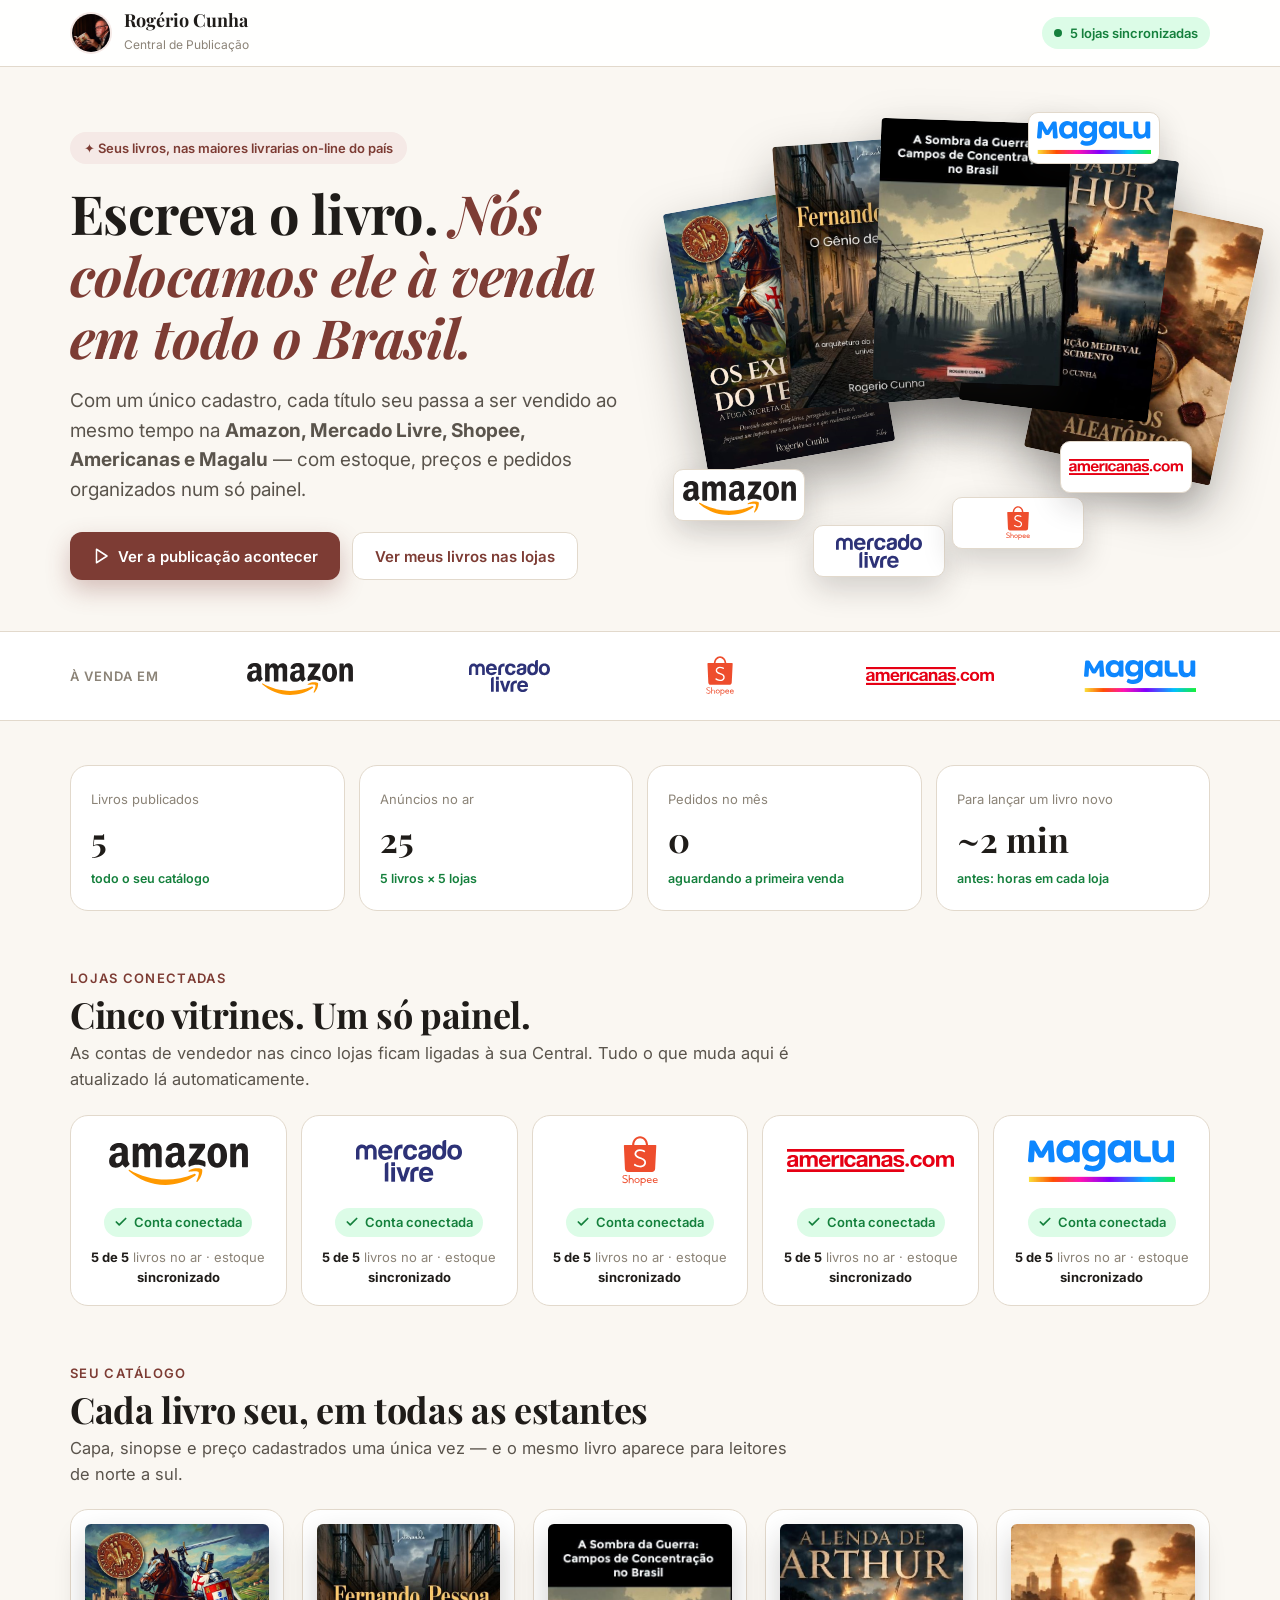
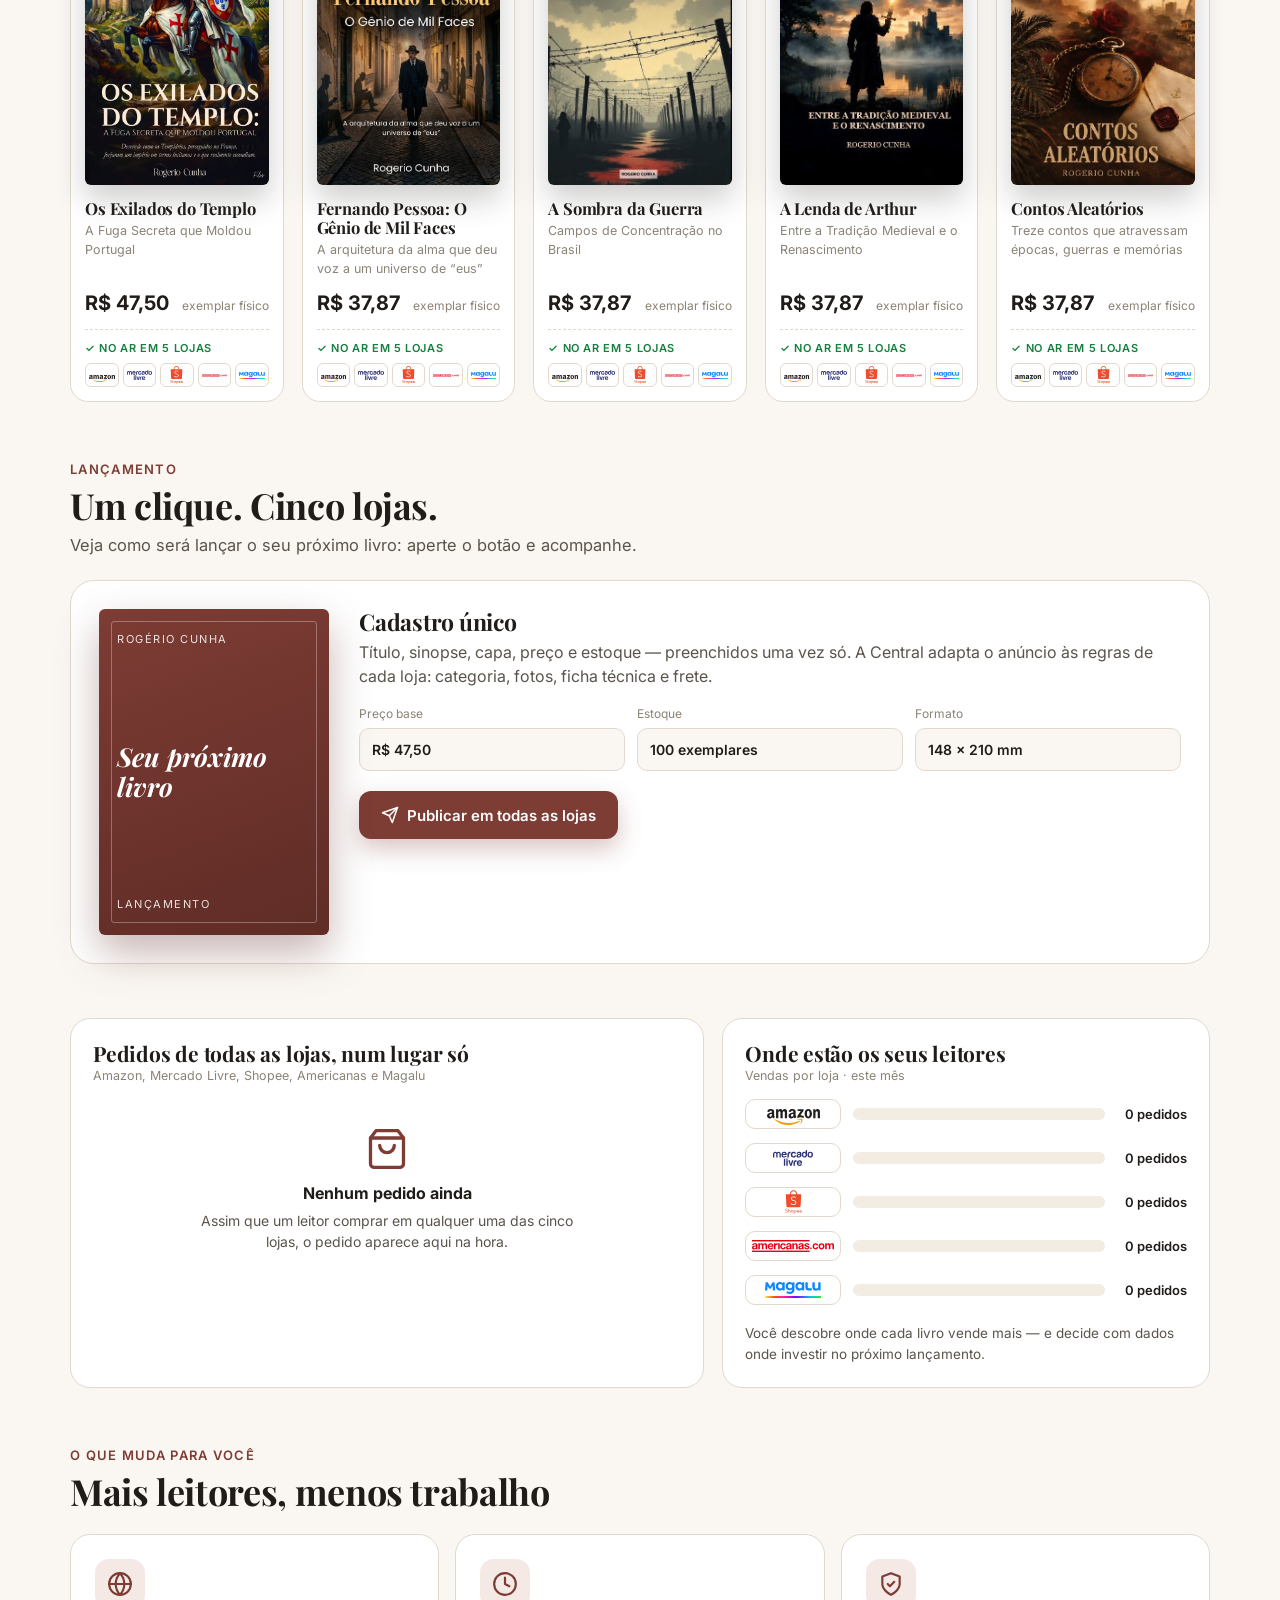
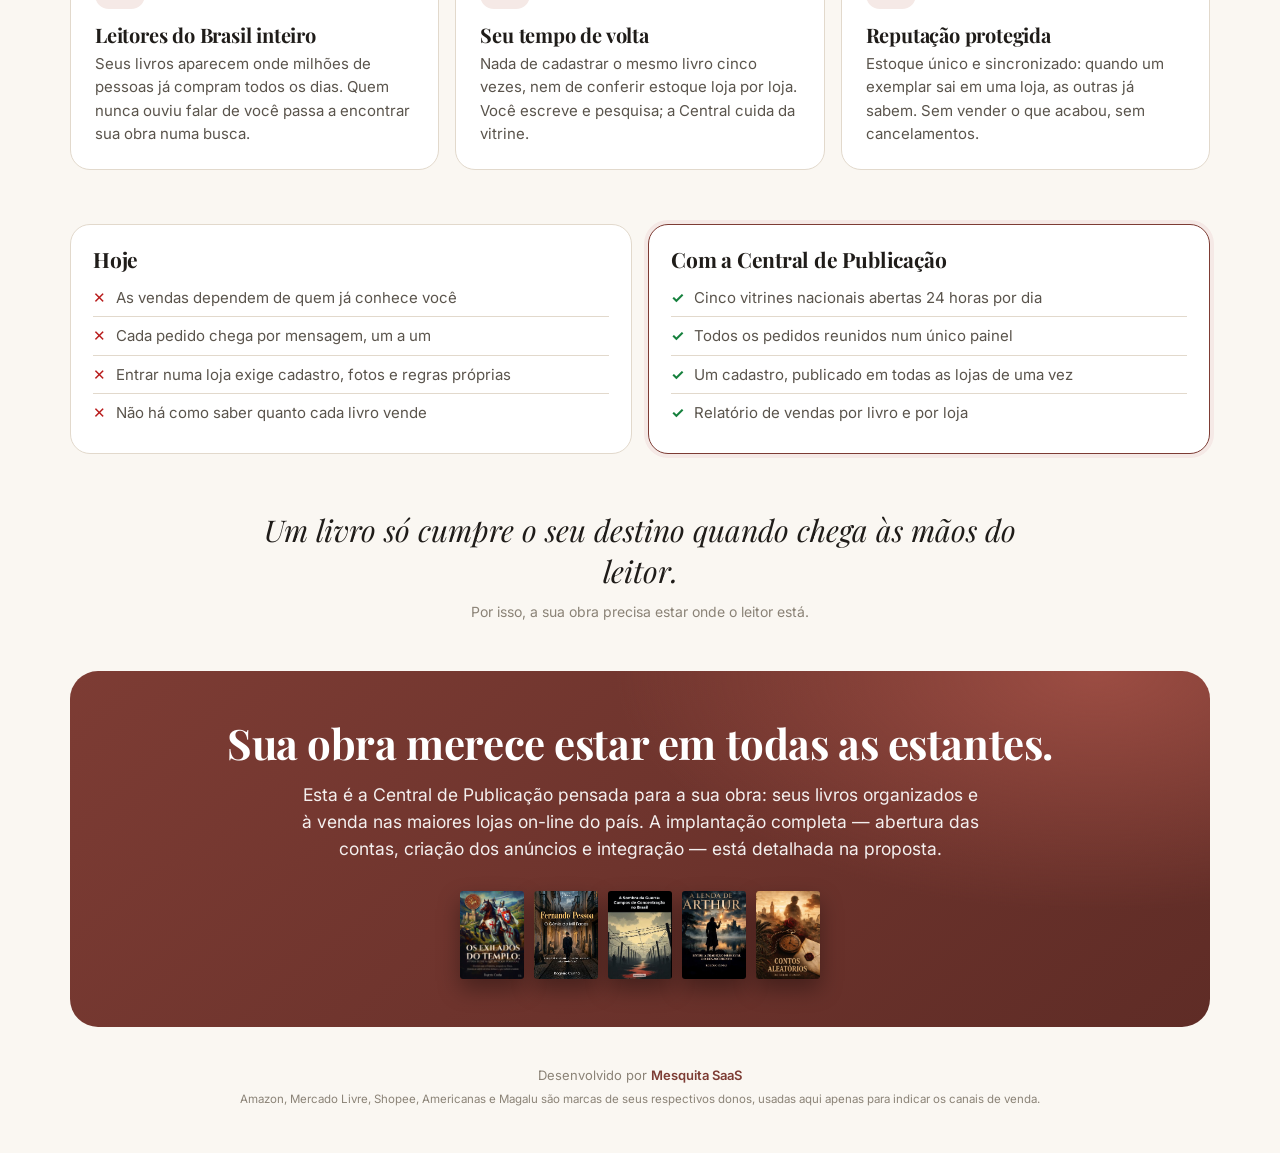
<file: sistema/index.html>
<!doctype html>
<html lang="pt-BR">
<head>
<meta charset="utf-8">
<meta name="viewport" content="width=device-width, initial-scale=1">
<meta name="robots" content="noindex, nofollow">
<meta property="og:title" content="Central de Publicação — Rogério Cunha">
<meta property="og:image" content="https://drrogeriocunha.com.br/sistema/img/capa-exilados-do-templo.jpg">
<meta property="og:description" content="Seus livros à venda na Amazon, Mercado Livre, Shopee, Americanas e Magalu com um único cadastro.">
<title>Central de Publicação — Rogério Cunha</title>
<link rel="preconnect" href="https://fonts.googleapis.com">
<link href="https://fonts.googleapis.com/css2?family=Playfair+Display:ital,wght@0,600;0,700;1,600&family=Inter:wght@400;500;600;700&display=swap" rel="stylesheet">
<style>
  :root {
    --papel: #faf7f2; --fundo: #f2ece2; --tinta: #1f1c19; --suave: #5a544c; --fraca: #8b8377;
    --realce: #7d3c34; --realce-escuro: #5f2c26; --realce-claro: #f5e9e6; --linha: #e2d9cc; --ouro: #c9a227;
    --ok: #15803d; --ok-claro: #dcfce7;
  }
  * { box-sizing: border-box; margin: 0; padding: 0; }
  html { scroll-behavior: smooth; }
  body { font-family: Inter, system-ui, sans-serif; background: var(--papel); color: var(--tinta); line-height: 1.55; }
  h1, h2, h3 { font-family: "Playfair Display", Georgia, serif; letter-spacing: -0.01em; line-height: 1.15; }
  img { display: block; max-width: 100%; }
  .wrap { max-width: 1180px; margin: 0 auto; padding: 0 20px; }
  .demo { background: var(--tinta); color: #f3ede4; font-size: 12.5px; text-align: center; padding: 7px 16px; }
  .demo b { color: #ffd9a8; }

  header.app { background: rgba(255,255,255,.92); backdrop-filter: blur(8px); border-bottom: 1px solid var(--linha); position: sticky; top: 0; z-index: 20; }
  header.app .wrap { display: flex; align-items: center; gap: 14px; height: 66px; }
  .autor { display: flex; align-items: center; gap: 12px; margin-right: auto; min-width: 0; }
  .autor img { width: 42px; height: 42px; border-radius: 50%; object-fit: cover; object-position: top; border: 2px solid var(--realce-claro); }
  .autor b { display: block; font-family: "Playfair Display", serif; font-size: 18px; line-height: 1.1; }
  .autor span { font-size: 12px; color: var(--fraca); }
  .sync { display: inline-flex; align-items: center; gap: 8px; font-size: 13px; color: var(--ok); background: var(--ok-claro); padding: 6px 12px; border-radius: 999px; font-weight: 600; white-space: nowrap; }
  .dot { width: 8px; height: 8px; border-radius: 50%; background: var(--ok); animation: pulse 2s infinite; }
  @keyframes pulse { 0% { box-shadow: 0 0 0 0 rgba(21,128,61,.5); } 70% { box-shadow: 0 0 0 8px rgba(21,128,61,0); } 100% { box-shadow: 0 0 0 0 rgba(21,128,61,0); } }
  .btn { display: inline-flex; align-items: center; justify-content: center; gap: 8px; border: 0; cursor: pointer; font: 600 15px Inter, sans-serif; border-radius: 12px; padding: 0 22px; height: 48px; text-decoration: none; transition: transform .15s, background .15s; }
  .btn:active { transform: scale(.98); }
  .btn-primary { background: var(--realce); color: #fff; box-shadow: 0 10px 24px rgba(125,60,52,.3); }
  .btn-primary:hover { background: var(--realce-escuro); }
  .btn-claro { background: #fff; color: var(--realce); border: 1px solid var(--linha); }
  .btn svg { width: 18px; height: 18px; }

  /* logotipos das lojas: caixas do mesmo tamanho */
  .logo { display: inline-block; position: relative; overflow: hidden; background: #fff; border-radius: 10px; --p: 6px; }
  .logo img { position: absolute; inset: var(--p); width: calc(100% - 2 * var(--p)); height: calc(100% - 2 * var(--p)); object-fit: contain; }
  .logo.amazon img { top: calc(var(--p) + 3px); }
  .minis .logo { --p: 3px; }
  .logo.shopee { --p: 2px; }
  html, body { overflow-x: clip; }
  .estante .flutua { --p: 8px; }

  /* abertura */
  .hero { padding-block: 54px 40px; display: grid; grid-template-columns: 1.05fr 1fr; gap: 40px; align-items: center; }
  .selo { display: inline-flex; align-items: center; gap: 8px; font-size: 13px; font-weight: 600; color: var(--realce); background: var(--realce-claro); padding: 6px 14px; border-radius: 999px; }
  .hero h1 { font-size: clamp(34px, 5vw, 54px); margin-top: 18px; }
  .hero h1 em { color: var(--realce); }
  .hero p.lead { margin-top: 18px; font-size: 19px; color: var(--suave); }
  .hero .acoes { display: flex; flex-wrap: wrap; gap: 12px; margin-top: 28px; }
  .estante { position: relative; height: 470px; }
  .estante img.capa { position: absolute; width: 190px; border-radius: 4px; box-shadow: 0 24px 50px rgba(31,28,25,.35); transition: transform .4s; }
  .estante img.capa:hover { transform: translateY(-8px) rotate(0deg) !important; z-index: 9; }
  .estante .flutua { position: absolute; width: 132px; height: 52px; padding: 8px 14px; box-shadow: 0 12px 30px rgba(31,28,25,.18); border: 1px solid var(--linha); animation: boia 5s ease-in-out infinite; z-index: 8; }
  @keyframes boia { 50% { transform: translateY(-8px); } }

  .faixa { border-block: 1px solid var(--linha); background: #fff; }
  .faixa .wrap { display: flex; align-items: center; justify-content: space-between; gap: 22px; padding-block: 22px; flex-wrap: wrap; }
  .faixa p { font-size: 13px; font-weight: 600; letter-spacing: .08em; text-transform: uppercase; color: var(--fraca); }
  .faixa .logo { width: 140px; height: 44px; }

  section.bloco { padding-block: 44px 10px; }
  .titulo { margin-bottom: 22px; }
  .titulo small { font-size: 13px; font-weight: 600; letter-spacing: .1em; text-transform: uppercase; color: var(--realce); }
  .titulo h2 { font-size: clamp(26px, 3.4vw, 36px); margin-top: 4px; }
  .titulo p { color: var(--suave); margin-top: 6px; font-size: 16.5px; max-width: 720px; }

  .kpis { display: grid; grid-template-columns: repeat(4, 1fr); gap: 14px; }
  .kpi { background: #fff; border: 1px solid var(--linha); border-radius: 18px; padding: 20px; }
  .kpi small { color: var(--fraca); font-size: 13px; }
  .kpi b { display: block; font-size: 34px; font-weight: 700; margin-top: 2px; font-family: "Playfair Display", serif; }
  .kpi span { font-size: 12.5px; color: var(--ok); font-weight: 600; }

  .canais { display: grid; grid-template-columns: repeat(5, 1fr); gap: 14px; }
  .canal { background: #fff; border: 1px solid var(--linha); border-radius: 18px; padding: 18px; text-align: center; }
  .canal .logo { width: 100%; height: 54px; padding: 4px 8px; }
  .canal .st { margin-top: 14px; display: inline-flex; align-items: center; gap: 6px; font-size: 13px; color: var(--ok); font-weight: 600; background: var(--ok-claro); padding: 4px 10px; border-radius: 999px; }
  .canal .st svg { width: 14px; height: 14px; }
  .canal p.det { margin-top: 10px; font-size: 13px; color: var(--fraca); }
  .canal p.det b { color: var(--tinta); }

  /* vitrine dos livros */
  .livros { display: grid; grid-template-columns: repeat(5, 1fr); gap: 18px; }
  .livro { background: #fff; border: 1px solid var(--linha); border-radius: 18px; padding: 14px; display: flex; flex-direction: column; }
  .livro .capa { aspect-ratio: 148 / 210; border-radius: 6px; overflow: hidden; box-shadow: 0 14px 30px rgba(31,28,25,.22); }
  .livro .capa img { width: 100%; height: 100%; object-fit: cover; transition: transform .4s; }
  .livro:hover .capa img { transform: scale(1.04); }
  .livro h3 { font-size: 16.5px; margin-top: 14px; }
  .livro .sub { font-size: 12.5px; color: var(--fraca); margin-top: 3px; flex: 1; }
  .livro .preco { display: flex; align-items: baseline; justify-content: space-between; margin-top: 10px; }
  .livro .preco b { font-size: 20px; }
  .livro .preco span { font-size: 12px; color: var(--fraca); }
  .livro .onde { margin-top: 10px; padding-top: 10px; border-top: 1px dashed var(--linha); }
  .livro .onde small { display: block; font-size: 11px; font-weight: 600; letter-spacing: .06em; text-transform: uppercase; color: var(--ok); margin-bottom: 6px; }
  .minis { display: grid; grid-template-columns: repeat(5, 1fr); gap: 4px; }
  .minis .logo { height: 24px; border: 1px solid var(--linha); border-radius: 6px; padding: 3px; }

  /* simulação */
  .novo { display: grid; grid-template-columns: 230px 1fr; gap: 30px; background: #fff; border: 1px solid var(--linha); border-radius: 24px; padding: 28px; align-items: start; }
  .capa-nova { aspect-ratio: 148 / 210; border-radius: 6px; background: linear-gradient(160deg, var(--realce) 0%, var(--realce-escuro) 100%); color: #fff; padding: 22px 18px; display: flex; flex-direction: column; justify-content: space-between; box-shadow: 0 18px 40px rgba(95,44,38,.35); position: relative; overflow: hidden; }
  .capa-nova::after { content: ""; position: absolute; inset: 12px; border: 1px solid rgba(255,255,255,.3); border-radius: 3px; }
  .capa-nova b { font-family: "Playfair Display", serif; font-size: 26px; line-height: 1.15; font-style: italic; }
  .capa-nova span { font-size: 11px; letter-spacing: .14em; text-transform: uppercase; opacity: .85; }
  .campos { display: grid; grid-template-columns: repeat(3, 1fr); gap: 12px; margin: 16px 0 20px; }
  .campo label { display: block; font-size: 12px; color: var(--fraca); margin-bottom: 4px; }
  .campo div { border: 1px solid var(--linha); border-radius: 10px; padding: 10px 12px; font-weight: 600; font-size: 14px; background: var(--papel); }
  .passos { display: grid; gap: 12px; margin-top: 20px; }
  .passo { display: grid; grid-template-columns: 120px 1fr 120px; gap: 14px; align-items: center; font-size: 14px; }
  .passo .logo { width: 120px; height: 36px; border: 1px solid var(--linha); padding: 4px 10px; }
  .barra { height: 10px; border-radius: 999px; background: var(--fundo); overflow: hidden; }
  .barra i { display: block; height: 100%; width: 0; background: linear-gradient(90deg, var(--realce), #b45a4e); border-radius: 999px; transition: width .5s ease; }
  .passo .res { font-size: 13px; font-weight: 600; color: var(--fraca); text-align: right; }
  .passo .res.ok { color: var(--ok); }
  .final { display: none; margin-top: 20px; padding: 14px 16px; border-radius: 12px; background: var(--ok-claro); color: var(--ok); font-weight: 600; }

  /* pedidos */
  .duas { display: grid; grid-template-columns: 1.3fr 1fr; gap: 18px; }
  .card { background: #fff; border: 1px solid var(--linha); border-radius: 20px; padding: 22px; }
  .card h3 { font-size: 21px; }
  .card .nota { font-size: 12.5px; color: var(--fraca); }
  .pedido { display: grid; grid-template-columns: 96px 40px 1fr auto; gap: 12px; align-items: center; padding: 11px 0; border-top: 1px solid var(--linha); font-size: 14px; }
  .pedido:first-of-type { border-top: 0; }
  .pedido .logo { width: 96px; height: 30px; border: 1px solid var(--linha); padding: 3px 8px; }
  .pedido img.mini { width: 40px; height: 56px; object-fit: cover; border-radius: 3px; box-shadow: 0 4px 10px rgba(31,28,25,.2); }
  .pedido small { display: block; color: var(--fraca); font-size: 12px; }
  .pedido .v { font-weight: 700; text-align: right; }
  .pedido .v small { color: var(--ok); font-weight: 600; }
  .vazio { text-align: center; padding: 34px 16px 20px; color: var(--suave); }
  .vazio svg { width: 44px; height: 44px; color: var(--realce); margin: 0 auto 10px; display: block; }
  .vazio b { display: block; font-size: 16px; color: var(--tinta); }
  .vazio p { font-size: 14px; margin: 4px auto 0; max-width: 380px; }
  .barras { display: grid; gap: 14px; margin-top: 14px; }
  .barras .linha { display: grid; grid-template-columns: 96px 1fr 70px; gap: 12px; align-items: center; font-size: 13px; }
  .barras .logo { width: 96px; height: 30px; border: 1px solid var(--linha); padding: 3px 8px; }
  .barras .barra { height: 12px; }
  .barras .barra i { transition: width 1.2s ease; }
  .barras em { font-style: normal; text-align: right; font-weight: 600; }

  /* proposta */
  .ganhos { display: grid; grid-template-columns: repeat(3, 1fr); gap: 16px; }
  .ganho { background: #fff; border: 1px solid var(--linha); border-radius: 20px; padding: 24px; }
  .ganho .ic { width: 50px; height: 50px; border-radius: 14px; background: var(--realce-claro); color: var(--realce); display: grid; place-items: center; }
  .ganho .ic svg { width: 26px; height: 26px; }
  .ganho h3 { font-size: 20px; margin-top: 14px; }
  .ganho p { color: var(--suave); font-size: 15px; margin-top: 6px; }
  .antes { display: grid; grid-template-columns: 1fr 1fr; gap: 16px; }
  .antes li { list-style: none; display: flex; gap: 10px; padding: 7px 0; font-size: 15px; color: var(--suave); border-top: 1px solid var(--linha); }
  .antes li:first-child { border-top: 0; }
  .antes li::before { content: "✕"; color: #b91c1c; font-weight: 700; }
  .antes .depois li::before { content: "✓"; color: var(--ok); }
  .antes .depois { border-color: var(--realce); box-shadow: 0 0 0 4px var(--realce-claro); }
  .antes h3 { margin-bottom: 8px; }
  .citacao { margin: 46px auto 0; max-width: 820px; text-align: center; }
  .citacao p { font-family: "Playfair Display", serif; font-style: italic; font-size: clamp(22px, 3vw, 30px); line-height: 1.35; }
  .citacao span { display: block; margin-top: 10px; color: var(--fraca); font-size: 14px; }
  .cta { margin: 48px 0 10px; background: radial-gradient(800px 400px at 90% 0%, #9c4d43 0%, transparent 60%), linear-gradient(140deg, var(--realce) 0%, var(--realce-escuro) 100%); color: #fff; border-radius: 28px; padding: 48px 32px; text-align: center; overflow: hidden; }
  .cta h2 { font-size: clamp(28px, 4vw, 42px); }
  .cta p { margin: 14px auto 0; max-width: 680px; opacity: .92; font-size: 17.5px; }
  .cta .capinhas { display: flex; justify-content: center; gap: 10px; margin-top: 28px; }
  .cta .capinhas img { width: 64px; border-radius: 3px; box-shadow: 0 10px 22px rgba(0,0,0,.35); }
  footer { padding: 28px 0 44px; text-align: center; font-size: 13px; color: var(--fraca); }
  footer a { color: var(--realce); font-weight: 600; text-decoration: none; }
  footer .marcas { font-size: 11.5px; margin-top: 6px; }

  @media (max-width: 1080px) {
    .livros { grid-template-columns: repeat(3, 1fr); }
    .canais { grid-template-columns: repeat(3, 1fr); }
  }
  @media (max-width: 900px) {
    .hero { grid-template-columns: 1fr; padding-top: 36px; }
    .estante .flutua { width: 112px; height: 44px; }
    .estante { height: 380px; max-width: 520px; width: 100%; margin: 0 auto; }
    .estante img.capa { width: 150px; }
    .kpis { grid-template-columns: repeat(2, 1fr); }
    .duas, .ganhos, .antes { grid-template-columns: 1fr; }
    .faixa .wrap { justify-content: center; }
    .faixa p { width: 100%; text-align: center; }
  }
  @media (max-width: 640px) {
    header.app .sync .txt { display: none; }
    .hero p.lead { font-size: 17px; }
    .estante { height: 300px; }
    .estante img.capa { width: 112px; }
    .estante .flutua { width: 100px; height: 40px; padding: 6px 10px; }
    .faixa .logo { width: 96px; height: 34px; }
    .canais { grid-template-columns: 1fr 1fr; }
    .livros { grid-template-columns: 1fr 1fr; gap: 12px; }
    .livro { padding: 10px; }
    .livro h3 { font-size: 15px; }
    .novo { grid-template-columns: 1fr; padding: 20px; }
    .capa-nova { max-width: 170px; }
    .campos { grid-template-columns: 1fr 1fr; }
    .passo { grid-template-columns: 100px 1fr; }
    .passo .logo { width: 100px; }
    .passo .res { grid-column: 1 / -1; text-align: left; margin-top: -6px; }
    .pedido { grid-template-columns: 40px 1fr auto; }
    .pedido .logo { grid-column: 1 / -1; }
    .barras .linha { grid-template-columns: 84px 1fr 60px; }
    .barras .logo { width: 84px; }
    .cta { padding: 36px 20px; }
    .cta .capinhas img { width: 46px; }
  }
</style>
</head>
<body>


<header class="app">
  <div class="wrap">
    <div class="autor">
      <img src="img/RogerioCunha.png" alt="Rogério Cunha">
      <div><b>Rogério Cunha</b><span>Central de Publicação</span></div>
    </div>
    <span class="sync"><i class="dot"></i><span class="txt">5 lojas sincronizadas</span></span>
  </div>
</header>

<main>
  <section class="wrap hero">
    <div>
      <span class="selo">✦ Seus livros, nas maiores livrarias on-line do país</span>
      <h1>Escreva o livro. <em>Nós colocamos ele à venda em todo o Brasil.</em></h1>
      <p class="lead">Com um único cadastro, cada título seu passa a ser vendido ao mesmo tempo na <strong>Amazon, Mercado Livre, Shopee, Americanas e Magalu</strong> — com estoque, preços e pedidos organizados num só painel.</p>
      <div class="acoes">
        <a href="#publicar-novo" class="btn btn-primary">
          <svg viewBox="0 0 24 24" fill="none" stroke="currentColor" stroke-width="2" stroke-linecap="round" stroke-linejoin="round"><polygon points="6 3 20 12 6 21 6 3"/></svg>
          Ver a publicação acontecer
        </a>
        <a href="#livros" class="btn btn-claro">Ver meus livros nas lojas</a>
      </div>
    </div>
    <div class="estante" id="estante" aria-label="Capas dos livros de Rogério Cunha"></div>
  </section>

  <div class="faixa">
    <div class="wrap" id="faixa"><p>À venda em</p></div>
  </div>

  <section class="wrap bloco">
    <div class="kpis">
      <div class="kpi"><small>Livros publicados</small><b>5</b><span>todo o seu catálogo</span></div>
      <div class="kpi"><small>Anúncios no ar</small><b>25</b><span>5 livros × 5 lojas</span></div>
      <div class="kpi"><small>Pedidos no mês</small><b>0</b><span>aguardando a primeira venda</span></div>
      <div class="kpi"><small>Para lançar um livro novo</small><b>~2 min</b><span>antes: horas em cada loja</span></div>
    </div>
  </section>

  <section class="wrap bloco">
    <div class="titulo"><small>Lojas conectadas</small><h2>Cinco vitrines. Um só painel.</h2><p>As contas de vendedor nas cinco lojas ficam ligadas à sua Central. Tudo o que muda aqui é atualizado lá automaticamente.</p></div>
    <div class="canais" id="canais"></div>
  </section>

  <section class="wrap bloco" id="livros">
    <div class="titulo"><small>Seu catálogo</small><h2>Cada livro seu, em todas as estantes</h2><p>Capa, sinopse e preço cadastrados uma única vez — e o mesmo livro aparece para leitores de norte a sul.</p></div>
    <div class="livros" id="lista-livros"></div>
  </section>

  <section class="wrap bloco" id="publicar-novo">
    <div class="titulo"><small>Lançamento</small><h2>Um clique. Cinco lojas.</h2><p>Veja como será lançar o seu próximo livro: aperte o botão e acompanhe.</p></div>
    <div class="novo">
      <div class="capa-nova"><span>Rogério Cunha</span><b>Seu próximo livro</b><span>Lançamento</span></div>
      <div>
        <h3 style="font-size:23px">Cadastro único</h3>
        <p style="color:var(--suave);margin-top:4px">Título, sinopse, capa, preço e estoque — preenchidos uma vez só. A Central adapta o anúncio às regras de cada loja: categoria, fotos, ficha técnica e frete.</p>
        <div class="campos">
          <div class="campo"><label>Preço base</label><div>R$ 47,50</div></div>
          <div class="campo"><label>Estoque</label><div>100 exemplares</div></div>
          <div class="campo"><label>Formato</label><div>148 × 210 mm</div></div>
        </div>
        <button class="btn btn-primary" id="publicar">
          <svg viewBox="0 0 24 24" fill="none" stroke="currentColor" stroke-width="2" stroke-linecap="round" stroke-linejoin="round"><path d="M22 2 11 13"/><path d="m22 2-7 20-4-9-9-4z"/></svg>
          <span>Publicar em todas as lojas</span>
        </button>
        <div class="passos" id="passos"></div>
        <div class="final" id="final">✓ Publicado nas 5 lojas em poucos segundos. Fazendo à mão, loja por loja, isso levaria uma tarde inteira.</div>
      </div>
    </div>
  </section>

  <section class="wrap bloco duas">
    <div class="card">
      <h3>Pedidos de todas as lojas, num lugar só</h3>
      <p class="nota">Amazon, Mercado Livre, Shopee, Americanas e Magalu</p>
      <div id="pedidos" style="margin-top:8px"></div>
    </div>
    <div class="card">
      <h3>Onde estão os seus leitores</h3>
      <p class="nota">Vendas por loja · este mês</p>
      <div class="barras" id="barras"></div>
      <p style="font-size:13.5px;color:var(--suave);margin-top:18px">Você descobre onde cada livro vende mais — e decide com dados onde investir no próximo lançamento.</p>
    </div>
  </section>

  <section class="wrap bloco">
    <div class="titulo"><small>O que muda para você</small><h2>Mais leitores, menos trabalho</h2></div>
    <div class="ganhos">
      <div class="ganho"><div class="ic"><svg viewBox="0 0 24 24" fill="none" stroke="currentColor" stroke-width="2" stroke-linecap="round" stroke-linejoin="round"><circle cx="12" cy="12" r="10"/><path d="M2 12h20"/><path d="M12 2a15.3 15.3 0 0 1 4 10 15.3 15.3 0 0 1-4 10 15.3 15.3 0 0 1-4-10 15.3 15.3 0 0 1 4-10z"/></svg></div><h3>Leitores do Brasil inteiro</h3><p>Seus livros aparecem onde milhões de pessoas já compram todos os dias. Quem nunca ouviu falar de você passa a encontrar sua obra numa busca.</p></div>
      <div class="ganho"><div class="ic"><svg viewBox="0 0 24 24" fill="none" stroke="currentColor" stroke-width="2" stroke-linecap="round" stroke-linejoin="round"><circle cx="12" cy="12" r="10"/><path d="M12 6v6l4 2"/></svg></div><h3>Seu tempo de volta</h3><p>Nada de cadastrar o mesmo livro cinco vezes, nem de conferir estoque loja por loja. Você escreve e pesquisa; a Central cuida da vitrine.</p></div>
      <div class="ganho"><div class="ic"><svg viewBox="0 0 24 24" fill="none" stroke="currentColor" stroke-width="2" stroke-linecap="round" stroke-linejoin="round"><path d="M12 22s8-4 8-10V5l-8-3-8 3v7c0 6 8 10 8 10z"/><path d="m9 12 2 2 4-4"/></svg></div><h3>Reputação protegida</h3><p>Estoque único e sincronizado: quando um exemplar sai em uma loja, as outras já sabem. Sem vender o que acabou, sem cancelamentos.</p></div>
    </div>
  </section>

  <section class="wrap bloco antes">
    <div class="card">
      <h3>Hoje</h3>
      <ul>
        <li>As vendas dependem de quem já conhece você</li>
        <li>Cada pedido chega por mensagem, um a um</li>
        <li>Entrar numa loja exige cadastro, fotos e regras próprias</li>
        <li>Não há como saber quanto cada livro vende</li>
      </ul>
    </div>
    <div class="card depois">
      <h3>Com a Central de Publicação</h3>
      <ul>
        <li>Cinco vitrines nacionais abertas 24 horas por dia</li>
        <li>Todos os pedidos reunidos num único painel</li>
        <li>Um cadastro, publicado em todas as lojas de uma vez</li>
        <li>Relatório de vendas por livro e por loja</li>
      </ul>
    </div>
  </section>

  <div class="wrap citacao">
    <p>Um livro só cumpre o seu destino quando chega às mãos do leitor.</p>
    <span>Por isso, a sua obra precisa estar onde o leitor está.</span>
  </div>

  <section class="wrap">
    <div class="cta">
      <h2>Sua obra merece estar em todas as estantes.</h2>
      <p>Esta é a Central de Publicação pensada para a sua obra: seus livros organizados e à venda nas maiores lojas on-line do país. A implantação completa — abertura das contas, criação dos anúncios e integração — está detalhada na proposta.</p>
      <div class="capinhas" id="capinhas"></div>
    </div>
  </section>
</main>

<footer>
  Desenvolvido por <a href="https://mesquitasaas.online/" target="_blank" rel="noopener">Mesquita SaaS</a>
  <p class="marcas">Amazon, Mercado Livre, Shopee, Americanas e Magalu são marcas de seus respectivos donos, usadas aqui apenas para indicar os canais de venda.</p>
</footer>

<script>
  const CANAIS = [
    { id: "amazon", nome: "Amazon", vendas: 0 },
    { id: "mercadolivre", nome: "Mercado Livre", vendas: 0 },
    { id: "shopee", nome: "Shopee", vendas: 0 },
    { id: "americanas", nome: "Americanas", vendas: 0 },
    { id: "magalu", nome: "Magalu", vendas: 0 },
  ];
  const LIVROS = [
    { capa: "capa-exilados-do-templo.jpg", titulo: "Os Exilados do Templo", sub: "A Fuga Secreta que Moldou Portugal", preco: "R$ 47,50" },
    { capa: "capa-fernando-pessoa.jpg", titulo: "Fernando Pessoa: O Gênio de Mil Faces", sub: "A arquitetura da alma que deu voz a um universo de “eus”", preco: "R$ 37,87" },
    { capa: "capa-sombra-da-guerra.jpg", titulo: "A Sombra da Guerra", sub: "Campos de Concentração no Brasil", preco: "R$ 37,87" },
    { capa: "capa-lenda-de-arthur.jpg", titulo: "A Lenda de Arthur", sub: "Entre a Tradição Medieval e o Renascimento", preco: "R$ 37,87" },
    { capa: "capa-contos-aleatorios.jpg", titulo: "Contos Aleatórios", sub: "Treze contos que atravessam épocas, guerras e memórias", preco: "R$ 37,87" },
  ];
  const PEDIDOS = [
  ];
  const check = '<svg viewBox="0 0 24 24" fill="none" stroke="currentColor" stroke-width="3" stroke-linecap="round" stroke-linejoin="round"><path d="M20 6 9 17l-5-5"/></svg>';
  const logo = (id, extra = "") => {
    const c = CANAIS.find((x) => x.id === id);
    return `<span class="logo ${id} ${extra}"><img src="img/logo-${id}.svg" alt="${c.nome}"></span>`;
  };
  const $ = (id) => document.getElementById(id);

  // Estante do topo: capas em leque + logotipos flutuando
  const POS = [
    { l: "2%", t: "16%", r: -10 }, { l: "20%", t: "4%", r: -4 }, { l: "38%", t: "0%", r: 2 }, { l: "56%", t: "6%", r: 7 }, { l: "70%", t: "18%", r: 12 },
  ];
  $("estante").innerHTML =
    LIVROS.map((l, i) => `<img class="capa" src="img/${l.capa}" alt="${l.titulo}" style="left:${POS[i].l};top:${POS[i].t};transform:rotate(${POS[i].r}deg);z-index:${i === 2 ? 5 : 5 - Math.abs(2 - i)}">`).join("") +
    [["amazon", "0%", "74%", 0], ["mercadolivre", "26%", "86%", .8], ["shopee", "52%", "80%", 1.6], ["americanas", "72%", "68%", 2.4], ["magalu", "66%", "-2%", 3.2]]
      .map(([id, l, t, d]) => logo(id, "flutua").replace('class="logo', `style="left:${l};top:${t};animation-delay:${d}s" class="logo`)).join("");

  $("faixa").insertAdjacentHTML("beforeend", CANAIS.map((c) => logo(c.id)).join(""));
  $("capinhas").innerHTML = LIVROS.map((l) => `<img src="img/${l.capa}" alt="">`).join("");

  $("canais").innerHTML = CANAIS.map((c) => `
    <div class="canal">
      ${logo(c.id)}
      <span class="st">${check} Conta conectada</span>
      <p class="det"><b>5 de 5</b> livros no ar · estoque <b>sincronizado</b></p>
    </div>`).join("");

  $("lista-livros").innerHTML = LIVROS.map((l) => `
    <article class="livro">
      <div class="capa"><img src="img/${l.capa}" alt="Capa de ${l.titulo}"></div>
      <h3>${l.titulo}</h3>
      <p class="sub">${l.sub}</p>
      <div class="preco"><b>${l.preco}</b><span>exemplar físico</span></div>
      <div class="onde"><small>✓ No ar em 5 lojas</small><div class="minis">${CANAIS.map((c) => logo(c.id)).join("")}</div></div>
    </article>`).join("");

  $("pedidos").innerHTML = PEDIDOS.length ? PEDIDOS.map(([c, li, cidade, quando]) => `
    <div class="pedido">
      ${logo(c)}
      <img class="mini" src="img/${LIVROS[li].capa}" alt="">
      <div>${LIVROS[li].titulo}<small>${cidade} · ${quando}</small></div>
      <div class="v">${LIVROS[li].preco}<small>pago</small></div>
    </div>`).join("") : `
    <div class="vazio">
      <svg viewBox="0 0 24 24" fill="none" stroke="currentColor" stroke-width="1.8" stroke-linecap="round" stroke-linejoin="round"><path d="M6 2 3 6v14a2 2 0 0 0 2 2h14a2 2 0 0 0 2-2V6l-3-4Z"/><path d="M3 6h18"/><path d="M16 10a4 4 0 0 1-8 0"/></svg>
      <b>Nenhum pedido ainda</b>
      <p>Assim que um leitor comprar em qualquer uma das cinco lojas, o pedido aparece aqui na hora.</p>
    </div>`;

  const max = Math.max(1, ...CANAIS.map((c) => c.vendas));
  $("barras").innerHTML = CANAIS.map((c) => `
    <div class="linha">${logo(c.id)}<div class="barra"><i data-w="${(c.vendas / max) * 100}"></i></div><em>${c.vendas} ${c.vendas === 1 ? "pedido" : "pedidos"}</em></div>`).join("");
  // As barras crescem quando aparecem na tela
  new IntersectionObserver((ents, obs) => {
    if (ents.some((e) => e.isIntersecting)) {
      document.querySelectorAll("#barras .barra i").forEach((i) => (i.style.width = i.dataset.w + "%"));
      obs.disconnect();
    }
  }).observe($("barras"));

  // Simulação: publica o livro novo nas 5 lojas
  const passos = $("passos");
  const botao = $("publicar");
  const ETAPAS = ["Gerando anúncio…", "Enviando capa…", "Ajustando categoria…", "✓ Publicado"];
  botao.addEventListener("click", () => {
    botao.disabled = true;
    botao.style.opacity = ".6";
    $("final").style.display = "none";
    passos.innerHTML = CANAIS.map((c) => `<div class="passo">${logo(c.id)}<div class="barra"><i></i></div><span class="res">Na fila</span></div>`).join("");
    let prontos = 0;
    [...passos.children].forEach((linha, i) => {
      const barra = linha.querySelector(".barra i");
      const res = linha.querySelector(".res");
      ETAPAS.forEach((etapa, k) => {
        setTimeout(() => {
          barra.style.width = `${((k + 1) / ETAPAS.length) * 100}%`;
          res.textContent = etapa;
          if (k === ETAPAS.length - 1) {
            res.classList.add("ok");
            if (++prontos === CANAIS.length) {
              $("final").style.display = "block";
              botao.disabled = false;
              botao.style.opacity = "1";
              botao.querySelector("span").textContent = "Publicar de novo";
            }
          }
        }, 300 + i * 260 + k * 650);
      });
    });
  });
</script>
</body>
</html>
</file>
